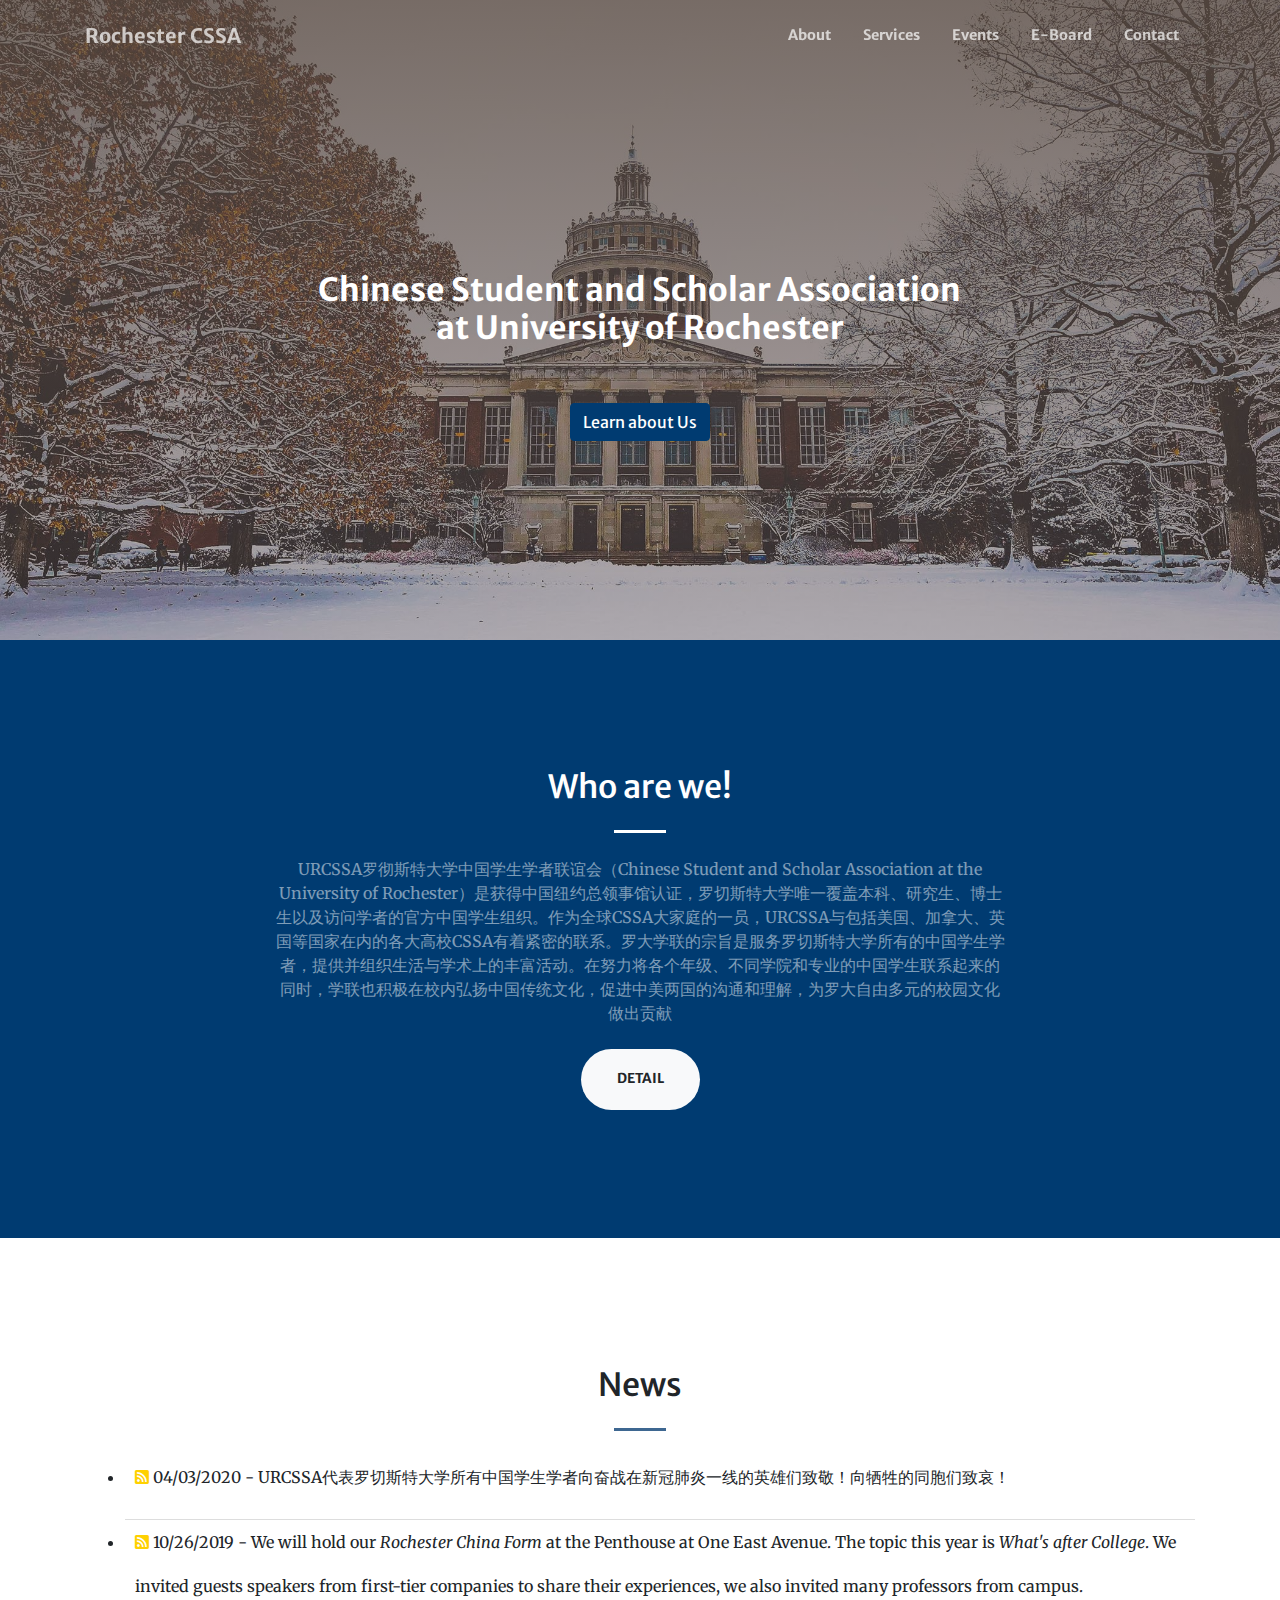
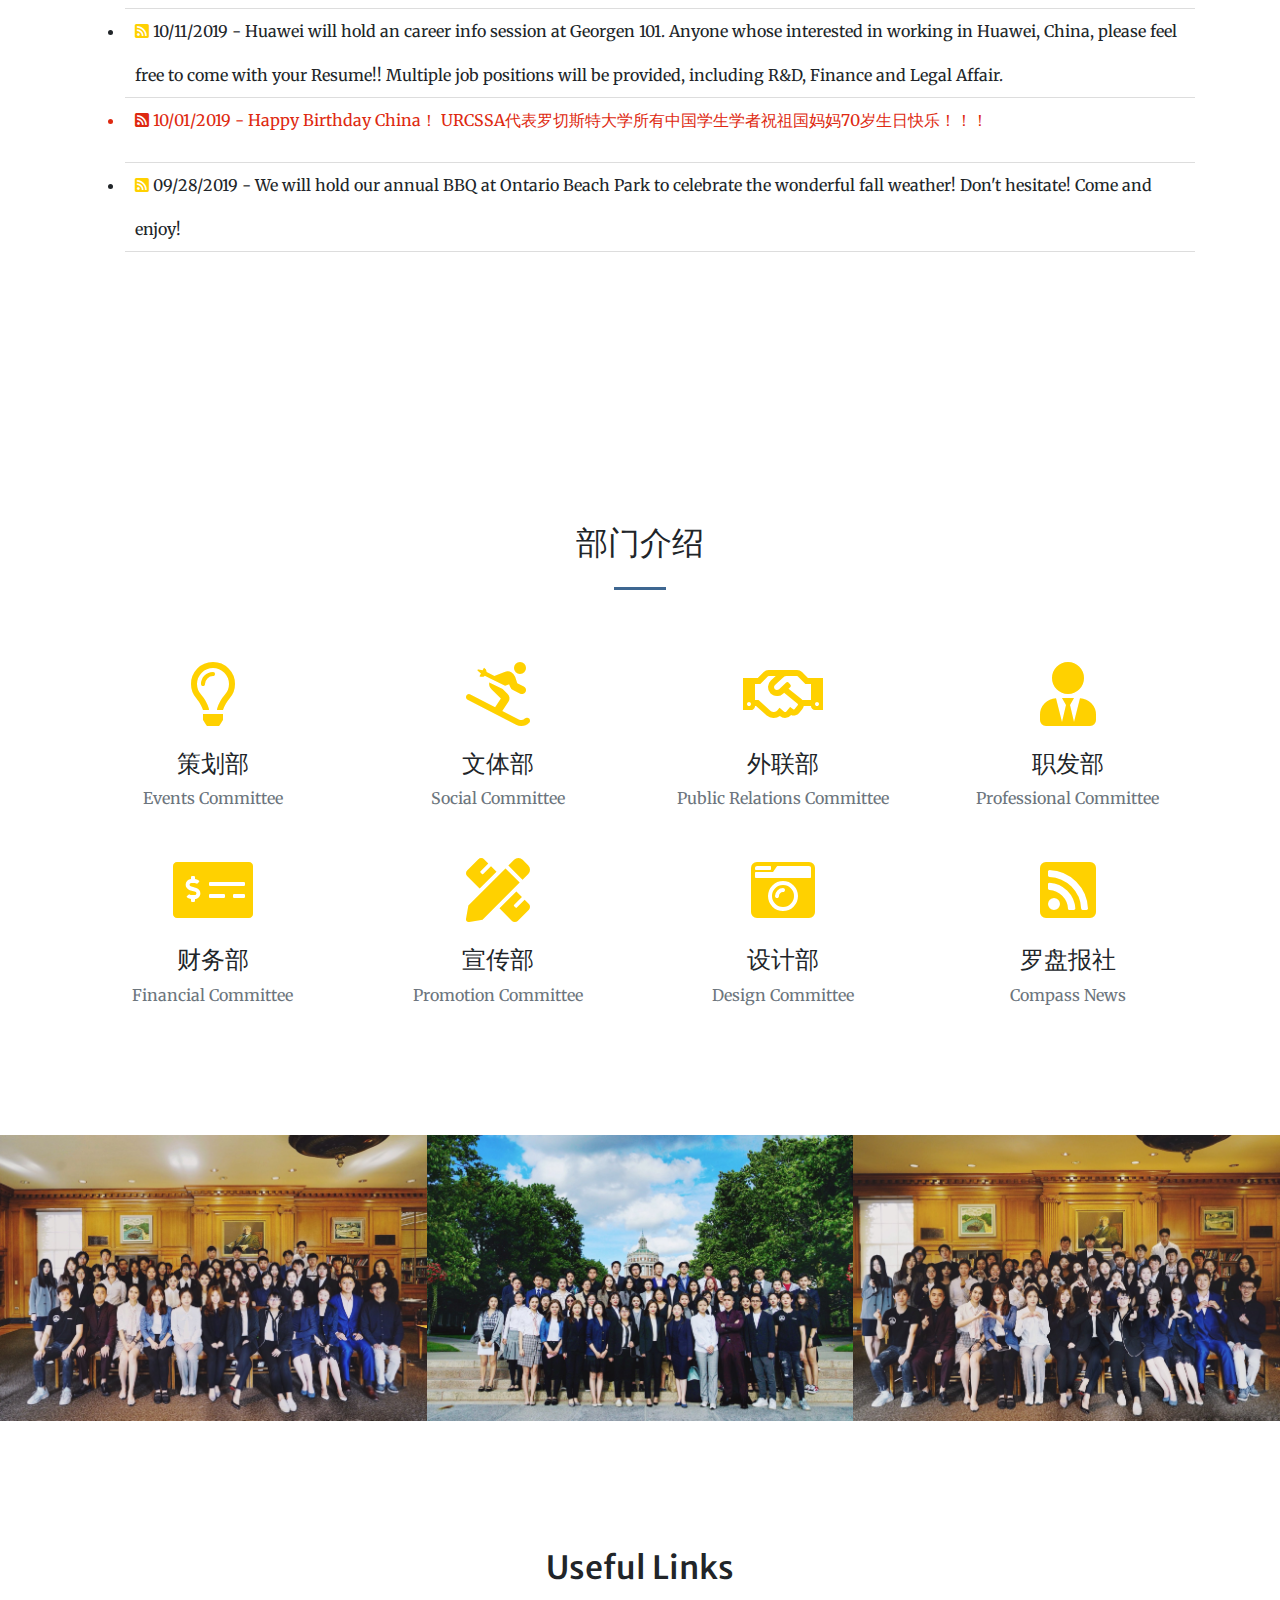
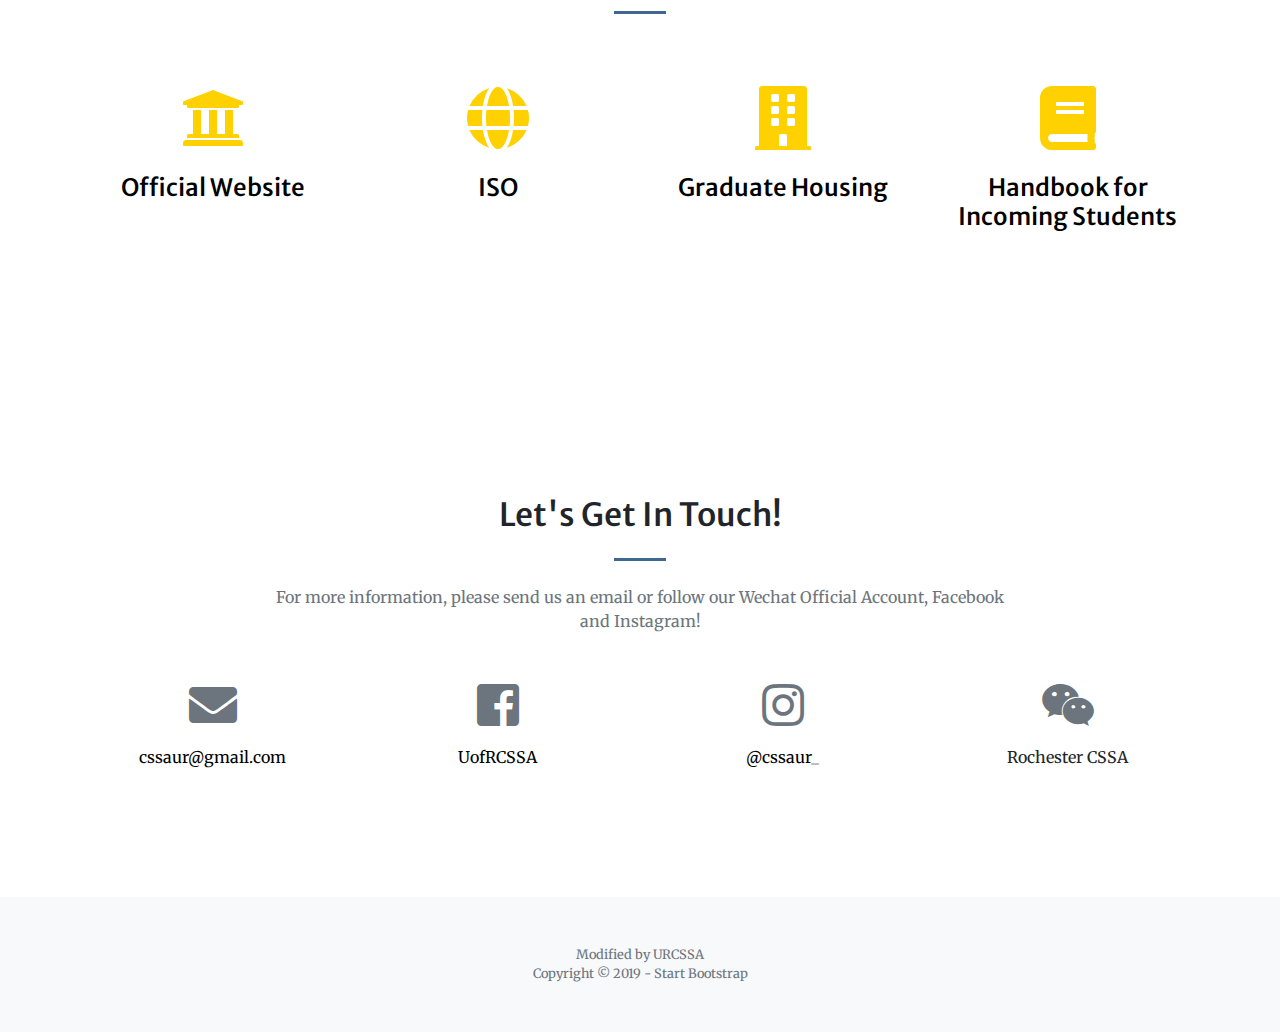
<file: index.html>
<!DOCTYPE html>
<html lang="en">

<head>

  <meta charset="utf-8">
  <meta name="viewport" content="width=device-width, initial-scale=1, shrink-to-fit=no">
  <meta name="description" content="">
  <meta name="author" content="">

  <title>URCSSA</title>

  <!-- Font Awesome Icons -->
  <link href="vendor/fontawesome-free/css/all.min.css" rel="stylesheet" type="text/css">

  <!-- Google Fonts -->
  <link href="https://fonts.googleapis.com/css?family=Merriweather+Sans:400,700" rel="stylesheet">
  <link href='https://fonts.googleapis.com/css?family=Merriweather:400,300,300italic,400italic,700,700italic' rel='stylesheet' type='text/css'>

  <!-- Plugin CSS -->
  <link href="vendor/magnific-popup/magnific-popup.css" rel="stylesheet">

  <!-- Theme CSS - Includes Bootstrap -->
  <link href="css/creative.css" rel="stylesheet">
  <link href="css/cssa.css" rel="stylesheet">

  <!-- Icon on the Browser Tab -->
  <link rel="icon" type="image/jpg" href="img/icon/icon.jpg">


</head>

<body id="page-top">

  <!-- Navigation -->
  <nav class="navbar navbar-expand-lg navbar-light fixed-top py-3" id="mainNav">
    <div class="container">
      <a class="navbar-brand js-scroll-trigger" href="#page-top">Rochester CSSA</a>
      <button class="navbar-toggler navbar-toggler-right" type="button" data-toggle="collapse" data-target="#navbarResponsive" aria-controls="navbarResponsive" aria-expanded="false" aria-label="Toggle navigation">
        <span class="navbar-toggler-icon"></span>
      </button>
      <div class="collapse navbar-collapse" id="navbarResponsive">
        <ul class="navbar-nav ml-auto my-2 my-lg-0">
          <li class="nav-item">
            <a class="nav-link js-scroll-trigger" href="#about">About</a>
          </li>
          <li class="nav-item">
            <a class="nav-link js-scroll-trigger" href="#services">Services</a>
          </li>
          <li class="nav-item">
            <a class="nav-link js-scroll-trigger" href="./events.html">Events</a>
          </li>
          <li class="nav-item">
            <a class="nav-link js-scroll-trigger" href="./eboard.html">E-Board</a>
          </li>
          <li class="nav-item">
            <a class="nav-link js-scroll-trigger" href="#contact">Contact</a>
          </li>
        </ul>
      </div>
    </div>
  </nav>

  <!-- Masthead -->
  <header class="masthead">
    <div class="container h-100">
      <div class="row h-100 align-items-center justify-content-center text-center">
        <div class="col-lg-10 align-self-end">
          <h2 class="text-white font-weight-bold">Chinese Student and Scholar Association<br> at University of Rochester</h2>
        </div>
        <div class="col-lg-8 align-self-baseline">
          <p class="text-white-75 font-weight-light mb-5"></p>
          <a class="btn btn-rochester btn-xs js-scroll-trigger" href="#about">Learn about Us</a>
        </div>
      </div>
    </div>
  </header>

  <!-- About Section -->
  <section class="page-section bg-rochester" id="about">
    <div class="container">
      <div class="row justify-content-center">
        <div class="col-lg-8 text-center">
          <h2 class="text-white mt-0">Who are we!</h2>
          <hr class="divider light my-4">
          <p class="text-white-50 mb-4">URCSSA罗彻斯特大学中国学生学者联谊会（Chinese Student and Scholar Association at the University of Rochester）是获得中国纽约总领事馆认证，罗切斯特大学唯一覆盖本科、研究生、博士生以及访问学者的官方中国学生组织。作为全球CSSA大家庭的一员，URCSSA与包括美国、加拿大、英国等国家在内的各大高校CSSA有着紧密的联系。罗大学联的宗旨是服务罗切斯特大学所有的中国学生学者，提供并组织生活与学术上的丰富活动。在努力将各个年级、不同学院和专业的中国学生联系起来的同时，学联也积极在校内弘扬中国传统文化，促进中美两国的沟通和理解，为罗大自由多元的校园文化做出贡献</p>
          <a class="btn btn-light btn-xl js-scroll-trigger" href="cssa.html">Detail</a>
        </div>
      </div>
    </div>
  </section>

  <!-- Recent News -->
  <section class="page-section" id="news">
    <div class="container">
      <h2 class="text-center mt-0">News</h2>
      <hr class="divider my-4">
    <ul class="list">
        <!-- <li><i class="fas fa fa-rss-square text-primary mb-4"></i> 11/09/2019 - Huawei will hold an career info session at Georgen 101. Anyone whose interested in working in Huawei, China, please feel free to come with your Resume!! Multiple job positions will be provided, including R&D, Finance and Legal Affair.</li> -->
        <li><i class="fas fa fa-rss-square text-primary mb-4"></i> 04/03/2020 - URCSSA代表罗切斯特大学所有中国学生学者向奋战在新冠肺炎一线的英雄们致敬！向牺牲的同胞们致哀！</li>
        <li><i class="fas fa fa-rss-square text-primary mb-4"></i> 10/26/2019 - We will hold our <em>Rochester China Form</em> at the Penthouse at One East Avenue. The topic this year is <em>What's after College</em>. We invited guests speakers from first-tier companies to share their experiences, we also invited many professors from campus.</li>
        <li><i class="fas fa fa-rss-square text-primary mb-4"></i> 10/11/2019 - Huawei will hold an career info session at Georgen 101. Anyone whose interested in working in Huawei, China, please feel free to come with your Resume!! Multiple job positions will be provided, including R&D, Finance and Legal Affair.</li>
        <li style="color: #DE2910"><i class="fas fa fa-rss-square text-celebrate mb-4"></i> 10/01/2019 - Happy Birthday China！ URCSSA代表罗切斯特大学所有中国学生学者祝祖国妈妈70岁生日快乐！！！</li>
        <li><i class="fas fa fa-rss-square text-primary mb-4"></i> 09/28/2019 - We will hold our annual BBQ at Ontario Beach Park to celebrate the wonderful fall weather! Don't hesitate! Come and enjoy!</li>
    </ul>
    </div>
  </section>

  <!-- Department Intro Section -->
  <section class="page-section" id="services">
    <div class="container">
      <h2 class="text-center mt-0">部门介绍</h2>
      <hr class="divider my-4">
      <div class="row">
        <div class="col-lg-3 col-md-6 text-center">
          <div class="mt-5">
            <i class="far fa-4x fa-lightbulb text-primary mb-4"></i>
            <h3 class="h4 mb-2">策划部</h3>
            <p class="text-muted mb-0">Events Committee</p>
          </div>
        </div>
        <div class="col-lg-3 col-md-6 text-center">
          <div class="mt-5">
            <i class="fas fa-4x fa-skiing text-primary mb-4"></i>
            <h3 class="h4 mb-2">文体部</h3>
            <p class="text-muted mb-0">Social Committee</p>
          </div>
        </div>
        <div class="col-lg-3 col-md-6 text-center">
          <div class="mt-5">
            <i class="far fa-4x fa-handshake text-primary mb-4"></i>
            <h3 class="h4 mb-2">外联部</h3>
            <p class="text-muted mb-0">Public Relations Committee</p>
          </div>
        </div>
        <div class="col-lg-3 col-md-6 text-center">
          <div class="mt-5">
            <i class="fas fa-4x fa-user-tie text-primary mb-4"></i>
            <h3 class="h4 mb-2">职发部</h3>
            <p class="text-muted mb-0">Professional Committee</p>
          </div>
        </div>
      </div>
      <div class="row">
        <div class="col-lg-3 col-md-6 text-center">
          <div class="mt-5">
            <i class="fas fa-4x fa-money-check-alt text-primary mb-4"></i>
            <h3 class="h4 mb-2">财务部</h3>
            <p class="text-muted mb-0">Financial Committee</p>
          </div>
        </div>
        <div class="col-lg-3 col-md-6 text-center">
          <div class="mt-5">
            <i class="fas fa-4x fa-pencil-ruler text-primary mb-4"></i>
            <h3 class="h4 mb-2">宣传部</h3>
            <p class="text-muted mb-0">Promotion Committee</p>
          </div>
        </div>
        <div class="col-lg-3 col-md-6 text-center">
          <div class="mt-5">
            <!-- <i class="fas  fa-photo-video text-primary mb-4"></i> -->
            <i class="fas fa-4x fa-camera-retro text-primary mb-4"></i>
            <h3 class="h4 mb-2">设计部</h3>
            <p class="text-muted mb-0">Design Committee</p>
          </div>
        </div>
        <div class="col-lg-3 col-md-6 text-center">
          <div class="mt-5">
            <i class="fas fa-4x fa-rss-square text-primary mb-4"></i>
            <h3 class="h4 mb-2">罗盘报社</h3>
            <p class="text-muted mb-0">Compass News</p>
          </div>
        </div>
      </div>
    </div>
  </section>

  <!-- Pic for all members Section -->
  <section id="portfolio">
    <div class="container-fluid p-0">
      <div class="row no-gutters">
        <div class="col-lg-4 col-sm-6">
          <a class="portfolio-box" href="img/portfolio/fullsize/all_mem1.jpeg">
            <img class="img-fluid" src="img/portfolio/thumbnails/all_mem1.jpeg" alt="">
            <!-- <div class="portfolio-box-caption">
              <div class="project-category text-white-50">
                2018年10月
              </div>
              <div class="project-name">
                纽约领事见面会
              </div>
            </div> -->
          </a>
        </div>
        <div class="col-lg-4 col-sm-6">
          <a class="portfolio-box" href="img/portfolio/fullsize/all_mem2.jpeg">
            <img class="img-fluid" src="img/portfolio/thumbnails/all_mem2.jpeg" alt="">
            <!-- <div class="portfolio-box-caption">
              <div class="project-category text-white-50">
                2018年10月
              </div>
              <div class="project-name">
                中秋安大略湖BBQ
              </div>
            </div> -->
          </a>
        </div>
        <div class="col-lg-4 col-sm-6">
          <a class="portfolio-box" href="img/portfolio/fullsize/all_mem3.jpeg">
            <img class="img-fluid" src="img/portfolio/thumbnails/all_mem3.jpeg" alt="">
            <!-- <div class="portfolio-box-caption">
              <div class="project-category text-white-50">
                2019年2月
              </div>
              <div class="project-name">
                厨王争霸赛
              </div>
            </div> -->
          </a>
        </div>
      </div>
    </div>
  </section>

  <!-- Useful links Section -->
  <!-- <section class="page-section bg-dark text-white">
    <div class="container text-center">
      <h2 class="mb-4">Free Download at Start Bootstrap!</h2>
      <a class="btn btn-light btn-xl" href="https://startbootstrap.com/themes/creative/">Download Now!</a>
    </div>
  </section> -->
  <section class="page-section" id="services">
    <div class="container">
      <h2 class="text-center mt-0">Useful Links</h2>
      <hr class="divider my-4">
      <div class="row">
        <div class="col-lg-3 col-md-6 text-center">
          <div class="mt-5">
            <i class="fas fa-4x fa-university text-primary mb-4"></i>
            <h3 class="h4 mb-2"><a href="https://www.rochester.edu/">Official Website</a></h3>
            <!-- <p class="text-muted mb-0">Our themes are updated regularly to keep them bug free!</p> -->
          </div>
        </div>
        <div class="col-lg-3 col-md-6 text-center">
          <div class="mt-5">
            <i class="fas fa-4x fa-globe text-primary mb-4"></i>
            <h3 class="h4 mb-2"><a href="https://www.iso.rochester.edu/index.html">ISO</a></h3>
            <!-- <p class="text-muted mb-0">All dependencies are kept current to keep things fresh.</p> -->
          </div>
        </div>
        <div class="col-lg-3 col-md-6 text-center">
          <div class="mt-5">
            <i class="fas fa-4x fa-building text-primary mb-4"></i>
            <h3 class="h4 mb-2"><a href="https://www.rochester.edu/reslife/graduate/">Graduate Housing</a></h3>
            <!-- <p class="text-muted mb-0">You can use this design as is, or you can make changes!</p> -->
          </div>
        </div>
        <div class="col-lg-3 col-md-6 text-center">
          <div class="mt-5">
            <span style="color: Dodgerblue;">
              <i class="fas fa-4x fa-book text-primary mb-4"></i>
            </span>    
            <h3 class="h4 mb-2"><a href="">Handbook for Incoming Students</a></h3>
            <!-- <p class="text-muted mb-0">Is it really open source if it's not made with love?</p> -->
          </div>
        </div>
      </div>
    </div>
  </section>

  <!-- Contact Section -->
  <section class="page-section" id="contact">
    <div class="container">
      <div class="row justify-content-center">
        <div class="col-lg-8 text-center">
          <h2 class="mt-0">Let's Get In Touch!</h2>
          <hr class="divider my-4">
          <p class="text-muted mb-5">For more information, please send us an email or follow our Wechat Official Account, Facebook and Instagram!</p>
        </div>
      </div>
      <div class="row">
        <div class="col-lg-3 mr-auto text-center">
          <i class="fas fa-envelope fa-3x mb-3 text-muted"></i>
          <!-- Make sure to change the email address in anchor text AND the link below! -->
          <a class="d-block" href="mailto:cssaur@gmail.com">cssaur@gmail.com</a>
        </div>
        <div class="col-lg-3 ml-auto text-center">
          <i class="fab fa-facebook-square fa-3x mb-3 text-muted"></i>
          <a class="d-block" href="https://www.facebook.com/UofRCSSA">UofRCSSA</a>
        </div>
        <div class="col-lg-3 ml-auto text-center">
          <i class="fab fa-instagram fa-3x mb-3 text-muted"></i>
          <a class="d-block" href="">@cssaur_</a>
          <!-- <div>+1 (202) 555-0149</div> -->
        </div>
        <div class="col-lg-3 mr-auto text-center">
          <i class="fab fa-weixin fa-3x mb-3 text-muted"></i>
          <!-- Make sure to change the email address in anchor text AND the link below! -->
          <a class="d-block">Rochester CSSA</a>
        </div>
      </div>
    </div>
  </section>

  <!-- Footer -->
  <footer class="bg-light py-5">
    <div class="container">
      <div class="small text-center text-muted">Modified by URCSSA <br>Copyright &copy; 2019 - Start Bootstrap</div>
    </div>
  </footer>

  <!-- Bootstrap core JavaScript -->
  <script src="vendor/jquery/jquery.min.js"></script>
  <script src="vendor/bootstrap/js/bootstrap.bundle.min.js"></script>

  <!-- Plugin JavaScript -->
  <script src="vendor/jquery-easing/jquery.easing.min.js"></script>
  <script src="vendor/magnific-popup/jquery.magnific-popup.min.js"></script>

  <!-- Custom scripts for this template -->
  <script src="js/creative.min.js"></script>

</body>

</html>
</file>
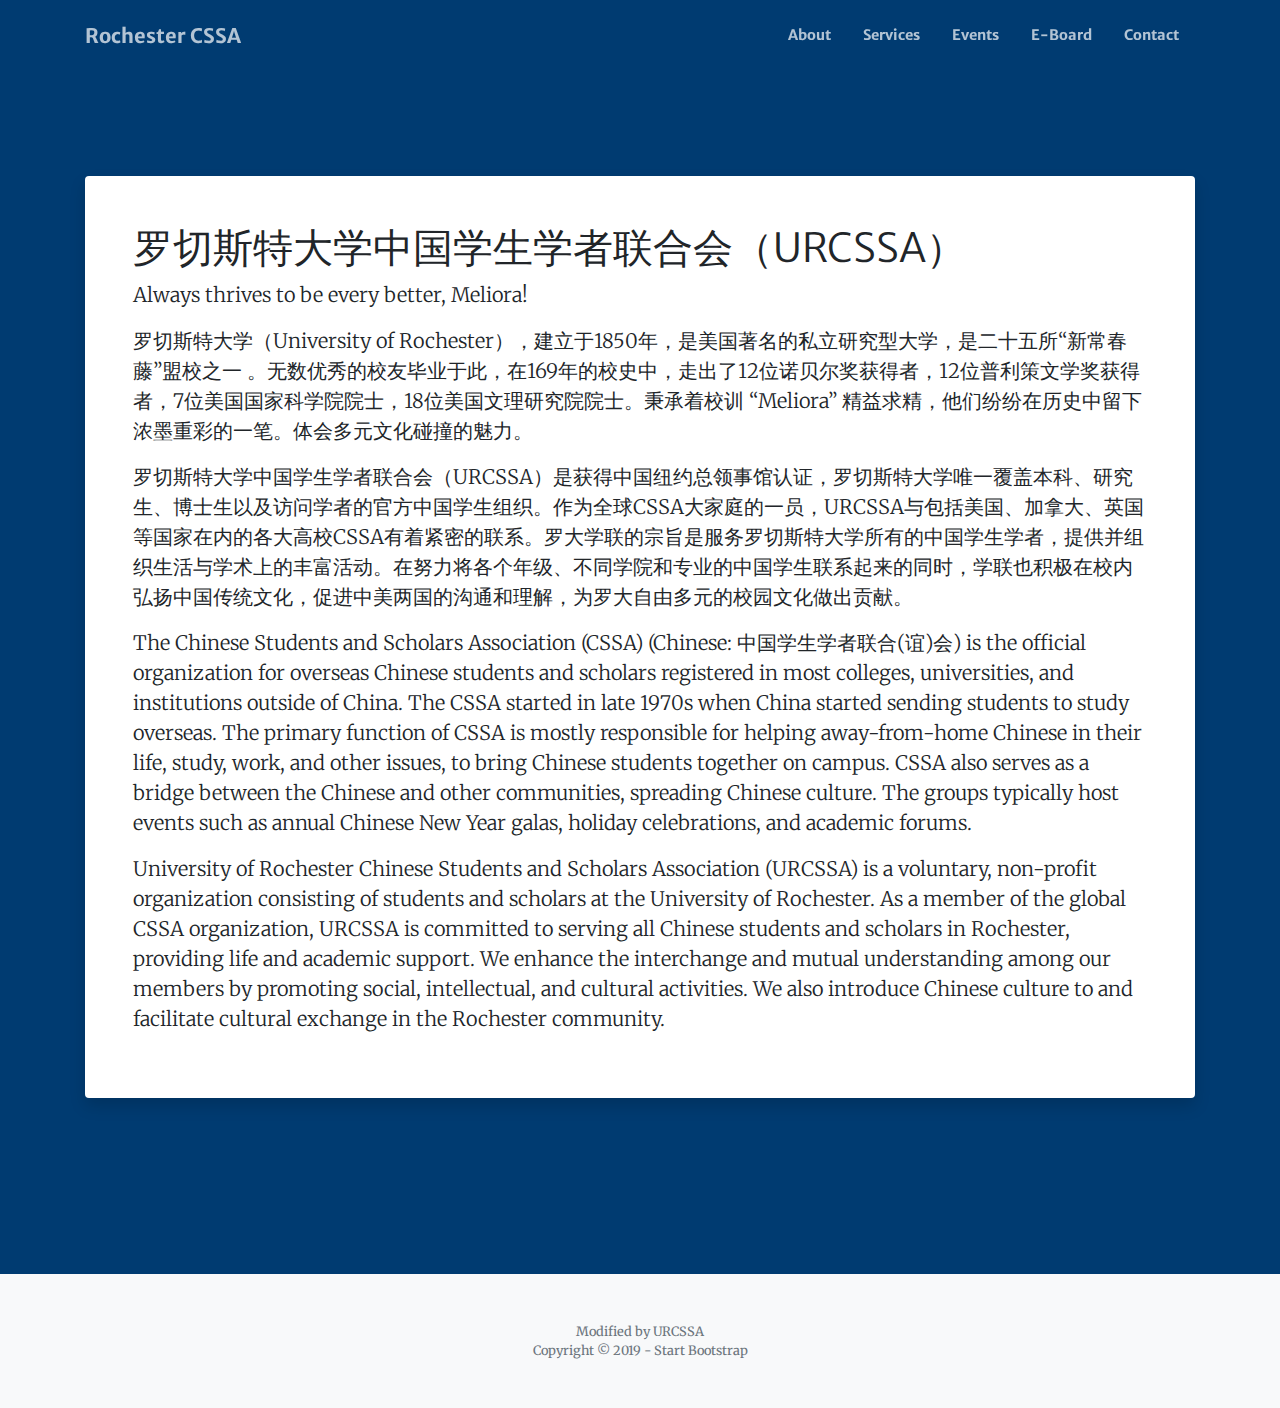
<file: cssa.html>
<!DOCTYPE html>
<html lang="en">

<head>

  <meta charset="utf-8">
  <meta name="viewport" content="width=device-width, initial-scale=1, shrink-to-fit=no">
  <meta name="description" content="">
  <meta name="author" content="">

  <title>URCSSA</title>

  <!-- Font Awesome Icons -->
  <link href="vendor/fontawesome-free/css/all.min.css" rel="stylesheet" type="text/css">

  <!-- Google Fonts -->
  <link href="https://fonts.googleapis.com/css?family=Merriweather+Sans:400,700" rel="stylesheet">
  <link href='https://fonts.googleapis.com/css?family=Merriweather:400,300,300italic,400italic,700,700italic' rel='stylesheet' type='text/css'>

  <!-- Plugin CSS -->
  <link href="vendor/magnific-popup/magnific-popup.css" rel="stylesheet">

  <!-- Theme CSS - Includes Bootstrap -->
  <link href="css/creative.css" rel="stylesheet">

</head>

<body id="page-top">

  <!-- Navigation -->
  <nav class="navbar navbar-expand-lg navbar-light fixed-top py-3" id="mainNav">
    <div class="container">
      <a class="navbar-brand js-scroll-trigger" href="#page-top">Rochester CSSA</a>
      <button class="navbar-toggler navbar-toggler-right" type="button" data-toggle="collapse" data-target="#navbarResponsive" aria-controls="navbarResponsive" aria-expanded="false" aria-label="Toggle navigation">
        <span class="navbar-toggler-icon"></span>
      </button>
      <div class="collapse navbar-collapse" id="navbarResponsive">
        <ul class="navbar-nav ml-auto my-2 my-lg-0">
          <li class="nav-item">
            <a class="nav-link js-scroll-trigger" href="index.html#about">About</a>
          </li>
          <li class="nav-item">
            <a class="nav-link js-scroll-trigger" href="index.html#services">Services</a>
          </li>
          <li class="nav-item">
            <a class="nav-link js-scroll-trigger" href="index.html#portfolio">Events</a>
          </li>
          <li class="nav-item">
            <a class="nav-link js-scroll-trigger" href="./eboard.html">E-Board</a>
          </li>
          <li class="nav-item">
            <a class="nav-link js-scroll-trigger" href="index.html#contact">Contact</a>
          </li>
        </ul>
      </div>
    </div>
  </nav>


  <!-- About Section -->
  <section class="page-section bg-rochester" id="about">
    <!-- Page Content -->
<div class="container">
  <div class="card border-0 shadow my-5">
    <div class="card-body p-5">
      <h1 class="font-weight-light">罗切斯特大学中国学生学者联合会（URCSSA）</h1>
      <p class="lead">Always thrives to be every better, Meliora!</p>
      <p class="lead">罗切斯特大学（University of Rochester），建立于1850年，是美国著名的私立研究型大学，是二十五所“新常春藤”盟校之一 。无数优秀的校友毕业于此，在169年的校史中，走出了12位诺贝尔奖获得者，12位普利策文学奖获得者，7位美国国家科学院院士，18位美国文理研究院院士。秉承着校训 “Meliora” 精益求精，他们纷纷在历史中留下浓墨重彩的一笔。体会多元文化碰撞的魅力。 </p>
      <p class="lead">罗切斯特大学中国学生学者联合会（URCSSA）是获得中国纽约总领事馆认证，罗切斯特大学唯一覆盖本科、研究生、博士生以及访问学者的官方中国学生组织。作为全球CSSA大家庭的一员，URCSSA与包括美国、加拿大、英国等国家在内的各大高校CSSA有着紧密的联系。罗大学联的宗旨是服务罗切斯特大学所有的中国学生学者，提供并组织生活与学术上的丰富活动。在努力将各个年级、不同学院和专业的中国学生联系起来的同时，学联也积极在校内弘扬中国传统文化，促进中美两国的沟通和理解，为罗大自由多元的校园文化做出贡献。</p>
      <p class="lead">The Chinese Students and Scholars Association (CSSA) (Chinese: 中国学生学者联合(谊)会) is the official organization for overseas Chinese students and scholars registered in most colleges, universities, and institutions outside of China. The CSSA started in late 1970s when China started sending students to study overseas. The primary function of CSSA is mostly responsible for helping away-from-home Chinese in their life, study, work, and other issues, to bring Chinese students together on campus. CSSA also serves as a bridge between the Chinese and other communities, spreading Chinese culture. The groups typically host events such as annual Chinese New Year galas, holiday celebrations, and academic forums. </p>

      <p class="lead">University of Rochester Chinese Students and Scholars Association (URCSSA) is a voluntary, non-profit organization consisting of students and scholars at the University of Rochester. As a member of the global CSSA organization, URCSSA is committed to serving all Chinese students and scholars in Rochester, providing life and academic support. We enhance the interchange and mutual understanding among our members by promoting social, intellectual, and cultural activities. We also introduce Chinese culture to and facilitate cultural exchange in the Rochester community.</p>
      <!-- <div style="height: 700px"></div> -->
      <!-- <p class="lead mb-0">You've reached the end!</p> -->
    </div>
  </div>
</div>
  </section>

  <!-- Footer -->
  <footer class="bg-light py-5">
    <div class="container">
      <div class="small text-center text-muted">Modified by URCSSA <br>Copyright &copy; 2019 - Start Bootstrap</div>
    </div>
  </footer>

  <!-- Bootstrap core JavaScript -->
  <script src="vendor/jquery/jquery.min.js"></script>
  <script src="vendor/bootstrap/js/bootstrap.bundle.min.js"></script>

  <!-- Plugin JavaScript -->
  <script src="vendor/jquery-easing/jquery.easing.min.js"></script>
  <script src="vendor/magnific-popup/jquery.magnific-popup.min.js"></script>

  <!-- Custom scripts for this template -->
  <script src="js/creative.min.js"></script>

</body>

</html>
</file>
<file: css/cssa.css>
.list li {
  padding: 10px;
  border-bottom: 1px solid #dddddd;
}
</file>
